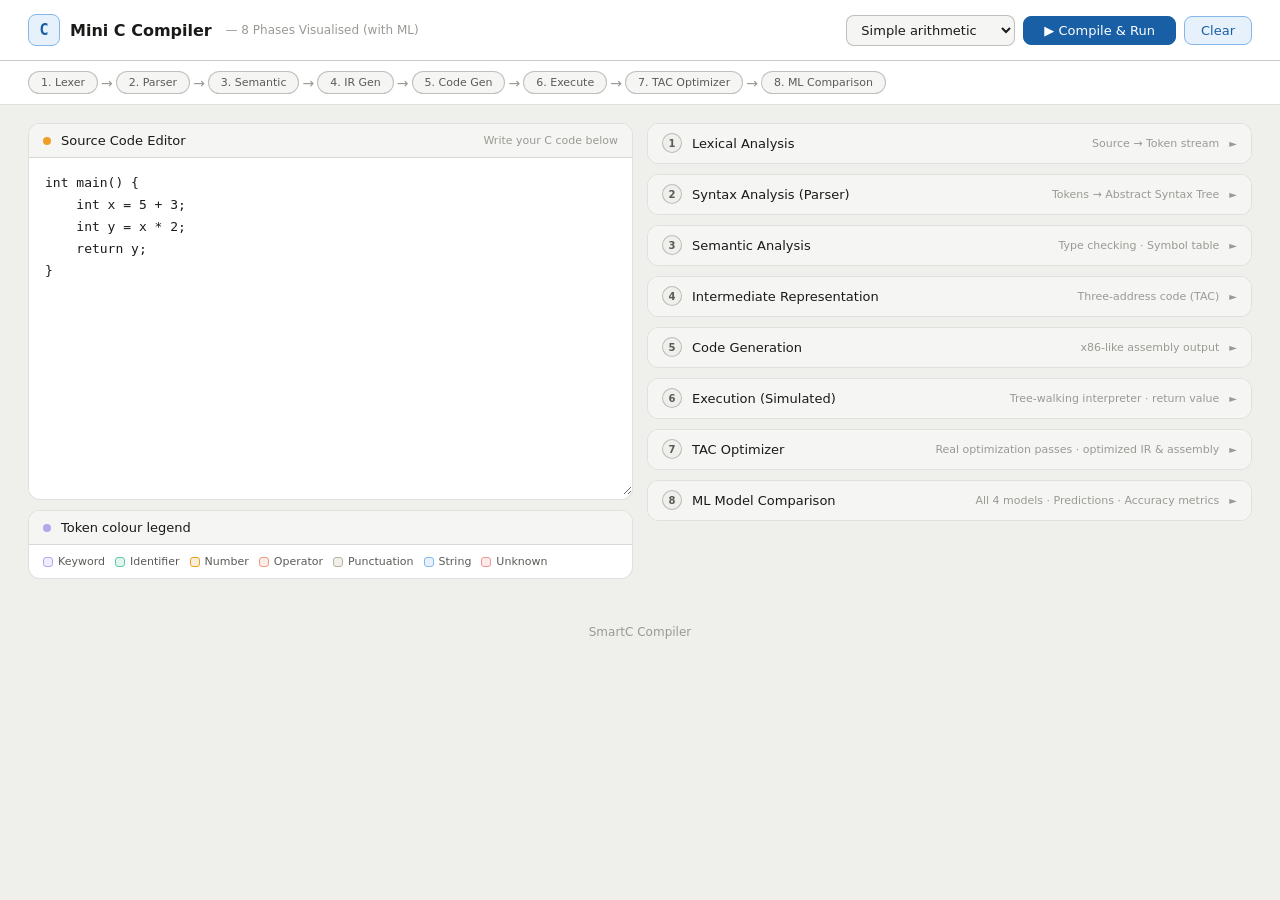
<file: index.html>
<!DOCTYPE html>
<html lang="en">

<head>
  <meta charset="UTF-8">
  <meta name="viewport" content="width=device-width, initial-scale=1.0">
  <title>Mini C Compiler</title>
  <link rel="stylesheet" href="styles.css">

</head>

<body>

  <header>
    <div class="logo">
      <div class="logo-icon">C</div>
      <span class="logo-text">Mini C Compiler</span>
      <span class="logo-sub">&nbsp;— 8 Phases Visualised (with ML)</span>
    </div>
    <div class="header-right">
      <select id="sample-select" onchange="loadSample(this.value)">
        <option value="basic">Simple arithmetic</option>
        <option value="if">If / else</option>
        <option value="loop">While loop</option>
        <option value="forloop">For loop</option>
        <option value="dowhile">Do-while loop</option>
        <option value="switchc">Switch / case</option>
        <option value="array">Arrays</option>
        <option value="breakc">Break &amp; continue</option>
        <option value="func">Function call</option>
        <option value="nested">Nested expressions</option>
      </select>
      <button class="btn btn-run" onclick="compile()">&#9654; Compile &amp; Run</button>
      <button class="btn" onclick="clearAll()">Clear</button>
    </div>
  </header>

  <div class="pipeline">
    <div class="pip-step" id="pip-1">1. Lexer</div><span class="pip-arrow">&#8594;</span>
    <div class="pip-step" id="pip-2">2. Parser</div><span class="pip-arrow">&#8594;</span>
    <div class="pip-step" id="pip-3">3. Semantic</div><span class="pip-arrow">&#8594;</span>
    <div class="pip-step" id="pip-4">4. IR Gen</div><span class="pip-arrow">&#8594;</span>
    <div class="pip-step" id="pip-5">5. Code Gen</div><span class="pip-arrow">&#8594;</span>
    <div class="pip-step" id="pip-6">6. Execute</div><span class="pip-arrow">&#8594;</span>
    <div class="pip-step" id="pip-7">7. TAC Optimizer</div><span class="pip-arrow">&#8594;</span>
    <div class="pip-step" id="pip-8">8. ML Comparison</div>
  </div>

  <div class="main">

    <div style="display:flex;flex-direction:column;gap:10px;">
      <div class="panel">
        <div class="panel-hdr">
          <div class="dot" style="background:var(--amber-bd)"></div>
          <span style="flex:1">Source Code Editor</span>
          <span class="sub">Write your C code below</span>
        </div>
        <textarea id="src-editor" spellcheck="false" rows="14">int main() {
    int x = 5 + 3;
    int y = x * 2;
    return y;
}</textarea>
      </div>
      <div class="panel">
        <div class="panel-hdr">
          <div class="dot" style="background:var(--purple-bd)"></div>
          <span>Token colour legend</span>
        </div>
        <div class="legend">
          <div class="leg-item">
            <div class="leg-dot" style="background:var(--purple-bg);border-color:var(--purple-bd)"></div>Keyword
          </div>
          <div class="leg-item">
            <div class="leg-dot" style="background:var(--green-bg);border-color:var(--green-bd)"></div>Identifier
          </div>
          <div class="leg-item">
            <div class="leg-dot" style="background:var(--amber-bg);border-color:var(--amber-bd)"></div>Number
          </div>
          <div class="leg-item">
            <div class="leg-dot" style="background:var(--coral-bg);border-color:var(--coral-bd)"></div>Operator
          </div>
          <div class="leg-item">
            <div class="leg-dot" style="background:var(--gray-bg);border-color:var(--gray-bd)"></div>Punctuation
          </div>
          <div class="leg-item">
            <div class="leg-dot" style="background:var(--blue-bg);border-color:var(--blue-bd)"></div>String
          </div>
          <div class="leg-item">
            <div class="leg-dot" style="background:var(--red-bg);border-color:var(--red-bd)"></div>Unknown
          </div>
        </div>
      </div>
    </div>

    <div class="phases-col">

      <div class="phase-card" id="ph-1">
        <div class="phase-hdr" onclick="toggle('ph-1')">
          <div class="ph-num">1</div>
          <span class="ph-name">Lexical Analysis</span>
          <span class="ph-desc">Source &rarr; Token stream</span>
          <span class="ph-chevron">&#9658;</span>
        </div>
        <div class="phase-body">
          <div id="out-1"><span style="color:var(--text3)">Click Compile &amp; Run to start</span></div>
        </div>
      </div>

      <div class="phase-card" id="ph-2">
        <div class="phase-hdr" onclick="toggle('ph-2')">
          <div class="ph-num">2</div>
          <span class="ph-name">Syntax Analysis (Parser)</span>
          <span class="ph-desc">Tokens &rarr; Abstract Syntax Tree</span>
          <span class="ph-chevron">&#9658;</span>
        </div>
        <div class="phase-body">
          <div id="out-2"></div>
        </div>
      </div>

      <div class="phase-card" id="ph-3">
        <div class="phase-hdr" onclick="toggle('ph-3')">
          <div class="ph-num">3</div>
          <span class="ph-name">Semantic Analysis</span>
          <span class="ph-desc">Type checking &middot; Symbol table</span>
          <span class="ph-chevron">&#9658;</span>
        </div>
        <div class="phase-body">
          <div id="out-3"></div>
        </div>
      </div>

      <div class="phase-card" id="ph-4">
        <div class="phase-hdr" onclick="toggle('ph-4')">
          <div class="ph-num">4</div>
          <span class="ph-name">Intermediate Representation</span>
          <span class="ph-desc">Three-address code (TAC)</span>
          <span class="ph-chevron">&#9658;</span>
        </div>
        <div class="phase-body">
          <div id="out-4"></div>
        </div>
      </div>

      <div class="phase-card" id="ph-5">
        <div class="phase-hdr" onclick="toggle('ph-5')">
          <div class="ph-num">5</div>
          <span class="ph-name">Code Generation</span>
          <span class="ph-desc">x86-like assembly output</span>
          <span class="ph-chevron">&#9658;</span>
        </div>
        <div class="phase-body">
          <div id="out-5"></div>
        </div>
      </div>

      <div class="phase-card" id="ph-6">
        <div class="phase-hdr" onclick="toggle('ph-6')">
          <div class="ph-num">6</div>
          <span class="ph-name">Execution (Simulated)</span>
          <span class="ph-desc">Tree-walking interpreter &middot; return value</span>
          <span class="ph-chevron">&#9658;</span>
        </div>
        <div class="phase-body">
          <div id="out-6"></div>
        </div>
      </div>

      <div class="phase-card" id="ph-7">
        <div class="phase-hdr" onclick="toggle('ph-7')">
          <div class="ph-num">7</div>
          <span class="ph-name">TAC Optimizer</span>
          <span class="ph-desc">Real optimization passes &middot; optimized IR &amp; assembly</span>
          <span class="ph-chevron">&#9658;</span>
        </div>
        <div class="phase-body">
          <div id="out-7"></div>
        </div>
      </div>

      <div class="phase-card" id="ph-8">
        <div class="phase-hdr" onclick="toggle('ph-8')">
          <div class="ph-num">8</div>
          <span class="ph-name">ML Model Comparison</span>
          <span class="ph-desc">All 4 models · Predictions · Accuracy metrics</span>
          <span class="ph-chevron">&#9658;</span>
        </div>
        <div class="phase-body">
          <div id="out-8"></div>
        </div>
      </div>

    </div>
  </div>

  <footer>SmartC Compiler</footer>

  <script src="phase0_utils.js?v=4"></script>
  
  <script src="phase1_lexer.js?v=4"></script>
  
  <script src="phase2_parser.js?v=4"></script>
  
  <script src="phase3_semantic.js?v=4"></script>
  
  <script src="phase4_ir.js?v=4"></script>
  
  <script src="phase5_codegen.js?v=4"></script>
  
  <script src="phase6_execute.js?v=4"></script>
  
  <script src="phase7_optimizer.js?v=6"></script>
  
  <script src="ml_optimizer/js/trained_models_data.js?v=1"></script>
  
  <script src="ml_optimizer/js/feature_extractor.js?v=4"></script>
  
  <script src="ml_optimizer/js/multi_models.js?v=5"></script>
  
  <script src="ml_optimizer/js/ml_optimizer_multi.js?v=5"></script>
  
  <script src="ml_optimizer/js/ml_optimizer.js?v=5"></script>
  
  <script src="ml_optimizer/js/tac_to_c.js?v=5"></script>
  
  <script src="ml_optimizer/js/integration.js?v=5"></script>
  
  <script src="ml_comparison.js?v=5"></script>
  
  <script src="compiler_driver.js?v=7"></script>

  <script>
    
    window.addEventListener('load', async function() {
      console.log('Initializing multi-model ML system...');
      if (typeof initializeMLModels === 'function') {
        await initializeMLModels();
      }
    });
  </script>

  <script>
    
    console.log('Starting diagnostic...');
    
    function runDiagnostic() {
      const requiredFunctions = {
        'lexer': ['lex'],
        'parser': ['parse'],
        'semantic': ['semanticAnalysis'],
        'ir_gen': ['generateIR'],
        'codegen': ['generateAsm'],
        'executor': ['execute'],
        'optimizer': ['optimizeTAC'],
        'render': ['renderTokens', 'astToSvg', 'renderSemantic', 'renderIR', 'renderAsm', 'renderExec']
      };
      
      const results = {};
      for (const [category, fns] of Object.entries(requiredFunctions)) {
        results[category] = fns.map(fn => ({
          name: fn,
          loaded: typeof window[fn] === 'function'
        }));
      }
      
      const missing = [];
      for (const category in results) {
        for (const fn of results[category]) {
          if (!fn.loaded) missing.push(fn.name);
        }
      }
      
      console.log('Diagnostic complete:');
      console.log('Missing functions:', missing.length > 0 ? missing : 'none');
      
      if (missing.length === 0) {
        console.log('✓ All compiler functions loaded successfully');
      } else {
        console.warn('⚠️  Missing:', missing.join(', '));
      }
      
      return { results, missing };
    }

    window.addEventListener('load', function() {
      console.log('Page load complete, running diagnostic...');
      runDiagnostic();
    });
  </script>

</body>

</html>
</file>
<file: styles.css>
*, *::before, *::after { box-sizing: border-box; margin: 0; padding: 0; }

:root {
  --bg:#ffffff; --bg2:#f5f5f3; --bg3:#efefec;
  --border:rgba(0,0,0,0.12); --border2:rgba(0,0,0,0.22);
  --text:#1a1a18; --text2:#5a5a56; --text3:#9a9994;
  --blue:#185fa5; --blue-bg:#e6f1fb; --blue-bd:#85b7eb;
  --green:#0f6e56; --green-bg:#e1f5ee; --green-bd:#5dcaa5;
  --amber:#854f0b; --amber-bg:#faeeda; --amber-bd:#ef9f27;
  --coral:#993c1d; --coral-bg:#faece7; --coral-bd:#f0997b;
  --purple:#3c3489; --purple-bg:#eeedfe; --purple-bd:#afa9ec;
  --gray:#444441; --gray-bg:#f1efe8; --gray-bd:#b4b2a9;
  --red:#a32d2d; --red-bg:#fcebeb; --red-bd:#f09595;
  --success-bg:#e1f5ee; --success:#0f6e56;
  --font-mono:'Cascadia Code','Fira Code','Consolas',monospace;
  --font-sans:system-ui,-apple-system,sans-serif;
  --radius:8px; --radius-lg:12px;
}

@media (prefers-color-scheme:dark) {
  :root {
    --bg:#1c1c1a; --bg2:#252523; --bg3:#2e2e2b;
    --border:rgba(255,255,255,0.1); --border2:rgba(255,255,255,0.2);
    --text:#e8e6de; --text2:#a8a69e; --text3:#6a6860;
    --blue:#85b7eb; --blue-bg:#042c53; --blue-bd:#185fa5;
    --green:#9fe1cb; --green-bg:#04342c; --green-bd:#1d9e75;
    --amber:#fac775; --amber-bg:#412402; --amber-bd:#ba7517;
    --coral:#f5c4b3; --coral-bg:#4a1b0c; --coral-bd:#993c1d;
    --purple:#cecbf6; --purple-bg:#26215c; --purple-bd:#534ab7;
    --gray:#d3d1c7; --gray-bg:#2c2c2a; --gray-bd:#5f5e5a;
    --red:#f7c1c1; --red-bg:#501313; --red-bd:#a32d2d;
    --success-bg:#04342c; --success:#9fe1cb;
  }
}

  body { background:var(--bg3); color:var(--text); font-family:var(--font-sans); min-height:100vh; padding:0 0 48px; }

  header {
    background:var(--bg); border-bottom:0.5px solid var(--border2);
    padding:14px 28px; display:flex; align-items:center; gap:14px;
    position:sticky; top:0; z-index:100;
  }
  .logo { display:flex; align-items:center; gap:10px; }
  .logo-icon {
    width:32px; height:32px; background:var(--blue-bg);
    border:0.5px solid var(--blue-bd); border-radius:var(--radius);
    display:flex; align-items:center; justify-content:center;
    font-family:var(--font-mono); font-size:15px; font-weight:700; color:var(--blue);
  }
  .logo-text { font-size:16px; font-weight:600; }
  .logo-sub  { font-size:12px; color:var(--text3); }
  .header-right { margin-left:auto; display:flex; gap:8px; align-items:center; }
  select {
    font-family:var(--font-sans); font-size:13px; padding:6px 10px;
    border:0.5px solid var(--border2); border-radius:var(--radius);
    background:var(--bg2); color:var(--text); cursor:pointer; outline:none;
  }
  .btn {
    font-family:var(--font-sans); font-size:13px; font-weight:500;
    padding:6px 16px; border-radius:var(--radius);
    border:0.5px solid var(--blue-bd); background:var(--blue-bg);
    color:var(--blue); cursor:pointer; transition:opacity .15s;
  }
  .btn:hover { opacity:.8; }
  .btn-run { background:var(--blue); color:#fff; border-color:var(--blue); padding:6px 20px; }

  .pipeline {
    display:flex; align-items:center; padding:10px 28px;
    background:var(--bg); border-bottom:0.5px solid var(--border);
    overflow-x:auto; gap:0; flex-wrap:nowrap;
  }
  .pip-step {
    padding:4px 12px; border-radius:20px; font-size:11px; font-weight:500;
    background:var(--bg2); border:0.5px solid var(--border2); color:var(--text2);
    white-space:nowrap; transition:background .2s,color .2s;
  }
  .pip-step.lit { background:var(--blue-bg); border-color:var(--blue-bd); color:var(--blue); }
  .pip-step.err { background:var(--red-bg);  border-color:var(--red-bd);  color:var(--red); }
  .pip-arrow { color:var(--text3); font-size:14px; padding:0 3px; flex-shrink:0; }

  .main {
    display:grid; grid-template-columns:1fr 1fr; gap:14px;
    padding:18px 28px; max-width:1600px; margin:0 auto;
  }
  @media (max-width:900px) { .main { grid-template-columns:1fr; } }

  .panel { background:var(--bg); border:0.5px solid var(--border); border-radius:var(--radius-lg); overflow:hidden; }
  .panel-hdr {
    display:flex; align-items:center; gap:10px; padding:9px 14px;
    background:var(--bg2); border-bottom:0.5px solid var(--border);
    font-size:13px; font-weight:500;
  }
  .panel-hdr .dot { width:8px; height:8px; border-radius:50%; background:var(--border2); flex-shrink:0; }
  .panel-hdr .sub { font-size:11px; color:var(--text3); font-weight:400; }

  #src-editor {
    width:100%; min-height:200px; font-family:var(--font-mono);
    font-size:13px; line-height:1.7; padding:14px 16px;
    border:none; outline:none; resize:vertical; background:var(--bg); color:var(--text);
  }

  .phases-col { display:flex; flex-direction:column; gap:10px; }

  .phase-card { background:var(--bg); border:0.5px solid var(--border); border-radius:var(--radius-lg); overflow:hidden; transition:border-color .2s; }
  .phase-card.active  { border-color:var(--blue-bd); }
  .phase-card.errored { border-color:var(--red-bd); }

  .phase-hdr {
    display:flex; align-items:center; gap:10px; padding:9px 14px;
    background:var(--bg2); cursor:pointer; user-select:none;
    border-bottom:0.5px solid transparent; transition:background .15s;
  }
  .phase-hdr:hover { background:var(--bg3); }
  .phase-card.open .phase-hdr { border-bottom-color:var(--border); }

  .ph-num {
    width:20px; height:20px; border-radius:50%; flex-shrink:0;
    background:var(--bg3); border:0.5px solid var(--border2);
    font-size:10px; font-weight:600; color:var(--text2);
    display:flex; align-items:center; justify-content:center; transition:background .2s,color .2s;
  }
  .phase-card.active  .ph-num { background:var(--blue-bg); border-color:var(--blue-bd); color:var(--blue); }
  .phase-card.errored .ph-num { background:var(--red-bg);  border-color:var(--red-bd);  color:var(--red); }

  .ph-name { font-size:13px; font-weight:500; flex:1; }
  .ph-desc { font-size:11px; color:var(--text3); }
  .ph-chevron { font-size:10px; color:var(--text3); transition:transform .2s; }
  .phase-card.open .ph-chevron { transform:rotate(90deg); }

  .phase-body { display:none; padding:12px 14px; overflow-x:auto; }
  .phase-card.open .phase-body { display:block; }

  .token-grid { display:flex; flex-wrap:wrap; gap:6px; }
  .tok { display:inline-flex; flex-direction:column; align-items:center; padding:4px 8px; border-radius:6px; border:0.5px solid; gap:1px; }
  .tok-val  { font-family:var(--font-mono); font-size:12px; font-weight:600; }
  .tok-type { font-size:9px; letter-spacing:.05em; text-transform:uppercase; opacity:.8; }

  .tok-KEYWORD  { background:var(--purple-bg); border-color:var(--purple-bd); color:var(--purple); }
  .tok-IDENT    { background:var(--green-bg);  border-color:var(--green-bd);  color:var(--green);  }
  .tok-NUMBER   { background:var(--amber-bg);  border-color:var(--amber-bd);  color:var(--amber);  }
  .tok-OPERATOR { background:var(--coral-bg);  border-color:var(--coral-bd);  color:var(--coral);  }
  .tok-PUNCT    { background:var(--gray-bg);   border-color:var(--gray-bd);   color:var(--gray);   }
  .tok-STRING   { background:var(--blue-bg);   border-color:var(--blue-bd);   color:var(--blue);   }
  .tok-UNKNOWN  { background:var(--red-bg);    border-color:var(--red-bd);    color:var(--red);    }

  .tree-wrap { overflow-x:auto; }
  .tree-svg  { display:block; }

  .sym-table { width:100%; border-collapse:collapse; font-size:12px; }
  .sym-table th { font-size:10px; text-transform:uppercase; letter-spacing:.05em; color:var(--text3); font-weight:500; text-align:left; padding:4px 8px; border-bottom:0.5px solid var(--border2); }
  .sym-table td { padding:4px 8px; border-bottom:0.5px solid var(--border); font-family:var(--font-mono); }

  .ir-table { width:100%; border-collapse:collapse; font-size:12px; font-family:var(--font-mono); }
  .ir-table td { padding:3px 8px; border-bottom:0.5px solid var(--border); }
  .ir-table td:first-child { color:var(--text3); width:28px; text-align:right; padding-right:10px; }
  .ir-table td:nth-child(2){ color:var(--blue); font-weight:600; min-width:70px; }

  .asm-block { font-family:var(--font-mono); font-size:12px; line-height:1.8; white-space:pre; }
  .asm-lbl { color:var(--blue); font-weight:600; }
  .asm-op  { color:var(--green); }
  .asm-cmt { color:var(--text3); }

  .alert-ok  { background:var(--success-bg); color:var(--success); border-radius:var(--radius); padding:8px 12px; font-size:13px; margin-top:8px; }
  .alert-err { background:var(--red-bg);     color:var(--red);     border-radius:var(--radius); padding:8px 12px; font-size:13px; margin-top:8px; }
  .alert-warn{ background:var(--amber-bg);   color:var(--amber);   border-radius:var(--radius); padding:8px 12px; font-size:13px; margin-top:8px; }

  .exec-out { font-family:var(--font-mono); font-size:13px; background:var(--bg2); border-radius:var(--radius); padding:10px 14px; margin-bottom:8px; border:0.5px solid var(--border); white-space:pre-wrap; }
  .exec-lbl { font-size:11px; color:var(--text3); text-transform:uppercase; letter-spacing:.05em; margin-bottom:4px; }

  .legend { display:flex; flex-wrap:wrap; gap:10px; padding:10px 14px; }
  .leg-item { display:flex; align-items:center; gap:5px; font-size:11px; color:var(--text2); }
  .leg-dot  { width:10px; height:10px; border-radius:3px; border:0.5px solid; }

  footer { text-align:center; color:var(--text3); font-size:12px; margin-top:28px; }
  .hint  { font-size:11px; color:var(--text3); margin-top:8px; }
</file>
